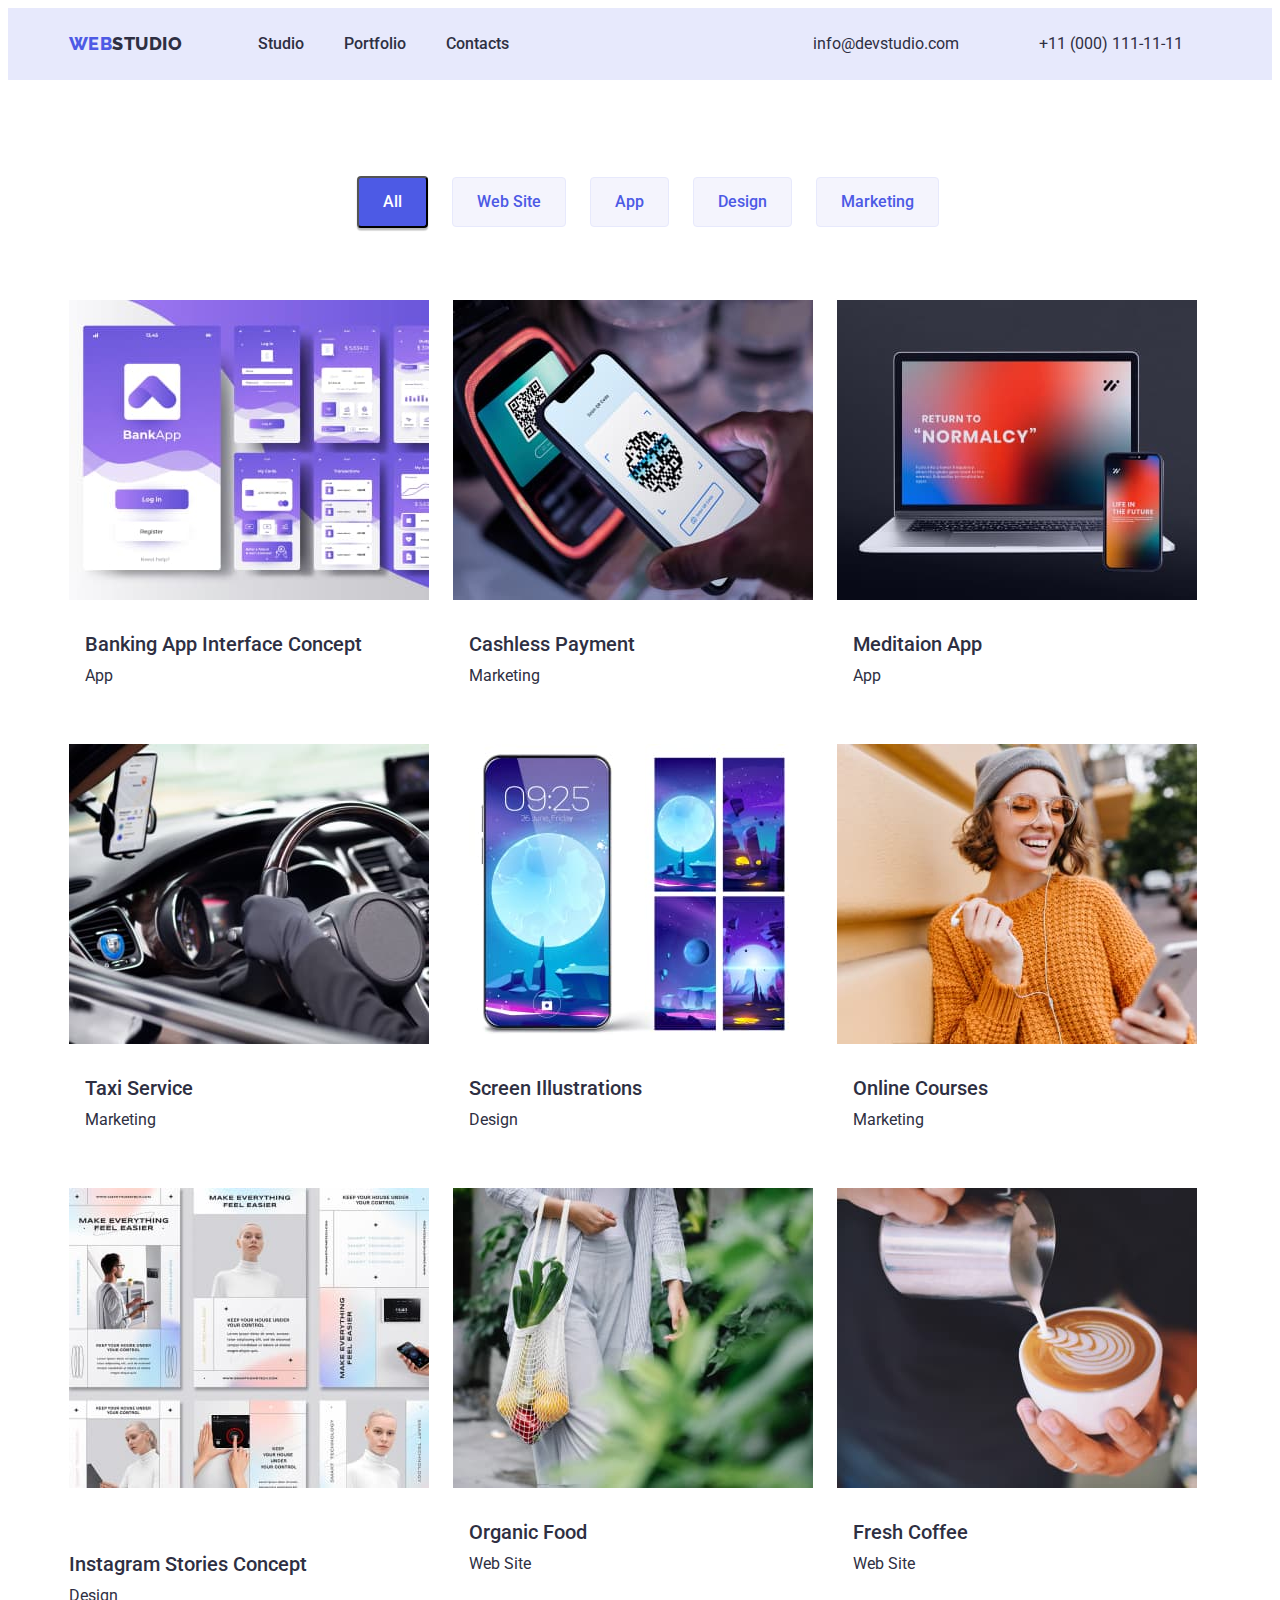
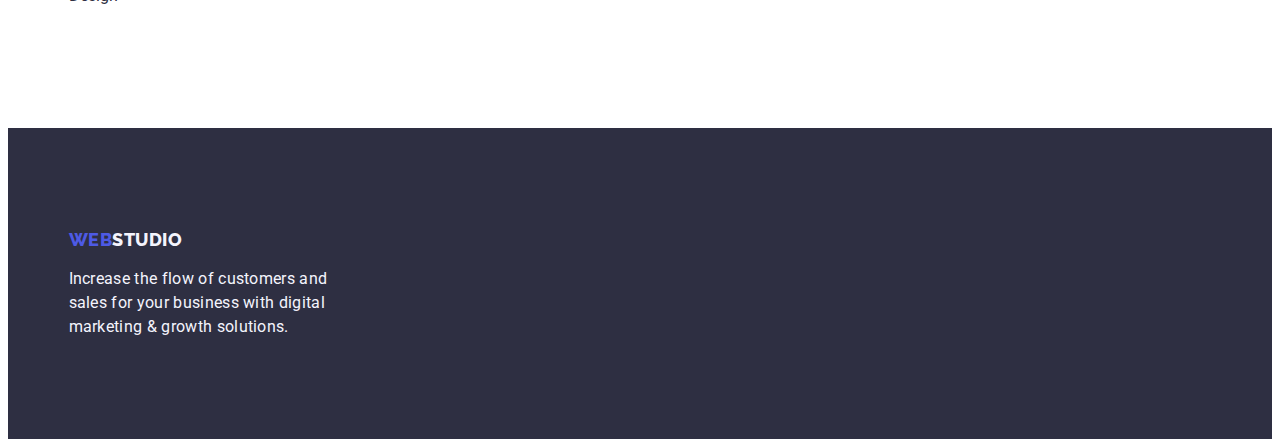
<file: portfolio.html>
<!DOCTYPE html>
<html lang="en">
<head>
    <meta charset="UTF-8">
    <meta http-equiv="X-UA-Compatible" content="IE=edge">
    <meta name="viewport" content="width=device-width, initial-scale=1.0">
    <title>Document</title>
    <link rel="preconnect" href="https://fonts.googleapis.com">
    <link rel="preconnect" href="https://fonts.gstatic.com" crossorigin>
    <link rel="preconnect" href="https://fonts.googleapis.com">
    <link rel="preconnect" href="https://fonts.gstatic.com" crossorigin>
    <link href="https://fonts.googleapis.com/css2?family=Raleway:wght@400;700&family=Roboto:wght@400;500;700;900&display=swap"
        rel="stylesheet">
        <link rel="stylesheet" href="https://cdnjs.cloudflare.com/ajax/libs/modern-normalize/1.1.0/modern-normalize.min.css"
            integrity="sha512-wpPYUAdjBVSE4KJnH1VR1HeZfpl1ub8YT/NKx4PuQ5NmX2tKuGu6U/JRp5y+Y8XG2tV+wKQpNHVUX03MfMFn9Q=="
            crossorigin="anonymous" referrerpolicy="no-referrer" />
    <link rel="stylesheet" href="./css/styles.css">
</head>
<body>
    
    <header class="page-header">
        <div class="container header-container">
        <nav class="nav-list">
            <a href="./index.html" class="logo link"> <span class="accent link">Web</span>Studio</a>
        <ul class="site-nav list">
            <li class="link-studio"><a href="" class="link current">Studio</a></li>
            <li class="link-portfolio"><a href="./portfolio.html" class="link current">Portfolio</a></li>
            <li class="link-contacts"><a href="./index.html" class="link">Contacts</a></li>
        </ul>
        </nav>
       <address class="auth-nav-container">
        <ul class="auth-nav list">
            <li class="link-mail"><a href="mailto:info@devstudio.com" class="list-mail">info@devstudio.com</a></li>
            <li><a href="tel:+110001111111" class="tel-list">+11 (000) 111-11-11</a></li>
        </ul>
     </address>
    </div>
    </header>
    
    <main>
    <section class="filters-section">
        <div class="container">
        <ul class="filters">
              <li>
                <button type="filter-btn-primary" class="filter-btn-primary">All</button>
              </li>
              <li>
                <button type="filter-btn-secondary" class="filter-btn-secondary">Web Site</button>
              </li>
            <li>
                <button type="filter-btn-secondary" class="filter-btn-secondary">App</button>
            </li>
            <li>
                <button type="filter-btn-secondary" class="filter-btn-secondary">Design</button> 
            </li>
            <li>
                <button type="filter-btn-secondary" class="filter-btn-secondary">Marketing</button>
            </li>
        </ul>
        
        <h2 class="title-none-portfolio">Portfolio</h2>
        
        <ul class="list-portfolio">
            <li>
                 <a href="" class="link">
                 <img src="./images/banking.jpg" alt="banking">
                 <div class="first-item">
                 <h3 class="section-title-portfolio">Banking App Interface Concept</h3>
                 <p class="text-portfolio">App</p>
                </div>
                </a>
            </li>
         
            <li>
                 <a href="" class="link">
                  <img src="./images/cashless.jpg" alt="cashless">
                <div class="first-item">
                   <h3 class="section-title-portfolio">Cashless Payment</h3>
                   <p class="text-portfolio">Marketing</p>
                </div>
                 </a>
            </li>
          
        <li>
              <a href="" class="link">
               <img src="./images/meditaion.jpg" alt="meditaion">
               <div class="first-item">
               <h3 class="section-title-portfolio">Meditaion App</h3>
               <p class="text-portfolio">App</p>
            </div>
              </a>
            </li>

           <li>
              <a href="" class="link">
                <img src="./images/taxi.jpg" alt="taxi">
                <div class="first-item">
                <h3 class="section-title-portfolio">Taxi Service</h3>
                  <p class="text-portfolio">Marketing</p>
                </div>
                </a>
           </li>
         
           
           <li>
               <a href="" class="link">
               <img src="./images/screen.jpg" alt="screen">
               <div class="first-item">
               <h3 class="section-title-portfolio">Screen Illustrations</h3>
                <p class="text-portfolio">Design</p>
                </div>
                </a>
           </li>
          
           <li>
               <a href="" class="link">
                <img src="./images/courses.jpg" alt="courses">
                <div class="first-item">
                <h3 class="section-title-portfolio">Online Courses</h3>
                <p class="text-portfolio">Marketing</p>
                </div>
                </a>
           </li>
           <li>
              <a href="" class="link">
               <img src="./images/instagram.jpg" alt="instagram">
               <div class="first-item"></div>
                <h3 class="section-title-portfolio">Instagram Stories Concept</h3>
                <p class="text-portfolio">Design</p>
                </a>
           </li>
           
           <li>
               <a href="" class="link">
               <img src="./images/organic.jpg" alt="organic">
               <div class="first-item">
               <h3 class="section-title-portfolio">Organic Food</h3>
                <p class="text-portfolio">Web Site</p>
                </div>
               </a>
           </li>
            
           <li>
               <a href="" class="link">
               <img src="./images/coffee.jpg" alt="coffee">
               <div class="first-item">
                <h3 class="section-title-portfolio">Fresh Coffee</h3>
                 <p class="text-portfolio">Web Site</p>
                </div>
                </a>
           </li>
        </ul>
    </section>
    </main>
    
    <footer class="footer">
        <div class="container">
        <a href="./index.html" class="logo-footer link"> <span class="accent link">WEB</span>STUDIO</a>
    <p class="text-footer">Increase the flow of customers and sales for your business with digital marketing & growth solutions.</p>     
</div>
</footer>
</body>
</html>
</file>
<file: css/styles.css>
:root {
    --primary-text-color: #2E2F42;
    --title-text-color: #434455;
    --accent-color: #4D5AE5;
    --button-color: #FFFFFF;
    --primary-bg-color: #FFFFFF;
}

body {
    background-color: var(--primary-bg-color);
    color:var(--primary-text-color);
    font-family: roboto, sans-serif;
}
h1, h2, h3, h4, h5, h6, p {
   margin: 0;
}
ul {
   margin: 0;
   padding-left: 0;
}

button {cursor: pointer;}

ul {
    list-style: none;
} 
img {
   display: block;
}
.section-title-portfolio {
   text-decoration: none;
}

.text-portfolio {
   text-decoration: none;
}
.link {
   text-decoration: none;
}
.list {
   list-style: none;
   display: flex;
}
.nav-list{display: flex;
   align-items: center;

}
.list-mail {
   text-decoration: none;
}
.logo-footer :hover {
   color: #2E2F42;
}
.container{
   width:1158px;
   padding-left: 15px;
   padding-right: 15;
   margin-left: auto;
   margin-right: auto;
}


.header-container {
   display: flex;
   align-items: center;  
   
}
.page-header {
   background: #E7E9FC;
   padding-top: 24px;
   padding-bottom: 24px;
   display: flex;
}
 .logo
 { color: #2E2F42;
   font-family: Raleway, cursive;
   font-weight: 800;
   font-size: 18px;
   line-height: 1.3;
   letter-spacing: 0.03em;
   text-decoration: none;
   text-transform: uppercase;
}
   

 .logo-footer
 {color: #F4F4FD;
   font-family: Raleway, cursive;
   font-weight: 800;
   font-size: 18px;
   line-height: 1.3;
   letter-spacing: 0.03em;
   text-transform: uppercase;
}


 .site-nav a{
    color: var(--primary-text-color);
    font-family: inherit;
    font-weight: 500;
    font-size: 16px;
    line-height: 1.5;
    text-decoration: none;
    
 }

 .link-studio {
   margin-left: 76px;
 }
.link-mail{
   margin-left:  304px;
}

.link-portfolio{
   margin-left: 40px;
}

.link-contacts{
   margin-left: 40px;
}
 .list-mail {
   color: #2E2F42;
   font-style: normal;
   font-size: 16px;
      line-height: 1.5;
      text-decoration: none;
      
 }

 .tel-list {
   color: #2E2F42;
   font-family: Roboto;
   font-style: normal;
   font-size: 16px;
   line-height: 1.5;
   text-decoration: none;
   margin-left: 40px;

 }
 .site-nav :hover,
  .site-nav :focus
 {
    color: var(--accent-color);
 }

 .site-nav .link .current {
   color: var(--accent-color);
   font-weight: 500;
   font-size: 16px;
   line-height: 1.5;
   text-decoration: none;
 }
 .auth-nav {
   color: var(--primary-text-color);
   font-size: 16px;
   line-height: 1.5;
   text-decoration: none;
   display: flex;
   align-items: center;
   margin-right: 0 auto;
   gap: 40px;
 }

 
 .hero {
   background: #2E2F42;
   padding-top: 188px;
   padding-bottom: 188px;

 }
 .hero-title {
   color: #FFFFFF;
   font-size: 56px;
   line-height: 1.1;
  text-align: center; 
  margin-bottom: 48px;
 }
  .section{
   background: #FFFFFF;
   padding-top: 120px;
   
  }
.section-title-none
{ visibility: hidden;
   pointer-events: none;
   position: absolute;
}
 .container-title{
   color: #FFFFFF;
   
 }
 
.title-none-portfolio {
   visibility: hidden;
      pointer-events: none;
      position: absolute;
}
 .section-title {
    color: var(--primary-text-color);
    font-size: 36px;
    line-height: 1.1;
    text-align: center;
    margin-bottom: 72px;
 }
  .text-team-title{
 padding-top: 32px;
 padding-bottom: 32px;
  }
 
  .text {
   font-size: 16px;
   line-height: 1.5;
   margin-top: 8px;
 }
 .text-team {
font-size: 16px;
   line-height: 1.5;
   text-align: center;
 }
 
 
 .text-footer
 {color: #F4F4FD;
   font-size: 16px;
   line-height: 1.5;
   letter-spacing: 0.02em;
   margin-top: 16px;
   width: 264px;
 }

 .accent
 {
    color: var(--accent-color);
    font-weight: 800;
   font-size: 18px;
    line-height: 1.3;
    font-family: Raleway, cursive;
    text-decoration: none;
 }

 .feature-list {
    color: var(--primary-text-color);
    width: calc(100%-72px)/4;
    display: flex;
    gap: 24px;
    margin: 0 auto;
 
 }
 .feature-list-title  {
    color: var(--title-text-color);
    font-weight: 500;
    font-size: 20px;
    line-height: 1.2;
    margin-top: 8px;
 }
 .team-list-title {
   color: var (--title-text-color);
    font-weight: 500;
    font-size: 20px;
    line-height: 1.2;
    margin-top: 32px;
    margin-bottom: 8px;
    text-align: center;
 }
 

 .button {
    background: var(--accent-color);
    color: #FFFFFF;
    font-family: roboto;
    font-weight: 500;
    font-size: 16px;
    line-height: 1.5;
   margin: 0 auto;
      display: block;
   box-shadow: 0px 4px 4px rgba(0, 0, 0, 0.15);
      border-radius: 4px;
      padding: 16px 32px 16px 32px;
 }
 .filter-btn-primary
 {
   background: var(--accent-color);
    color: #FFFFFF;
    font-family: roboto;
    font-weight: 500;
   font-size: 16px;
    line-height: 1.5;
   box-shadow: 0px 3px 1px rgba(0, 0, 0, 0.1), 0px 2px 1px rgba(0, 0, 0, 0.08), 0px 2px 2px rgba(0, 0, 0, 0.12);
      border-radius: 4px;
      padding: 12px 24px 12px 24px;

 }
 .filter-btn-secondary {
    background: #F4F4FD;
   color: var(--accent-color);
   font-family: roboto;
   font-weight: 500;
   font-size: 16px;
   line-height: 1.5;
   border: 1px solid #E7E9FC;
    border-radius: 4px;
    padding: 12px 24px 12px 24px;
    min-width: 78px;
    align-items: center;
 }
 
 .section-title-portfolio
 {color: var(--primary-text-color);
   font-weight: 500;
   font-size: 20px;
   line-height: 1.2;
   text-decoration: none;
   margin-bottom: 8px;
 }

 .text-portfolio {
   color: var(--primary-text-color);
   font-size: 16px;
  line-height: 1.5;
  text-decoration: none;
  
 }
.filters-section {
   padding-top: 96px;
   display: flex;
   padding-bottom: 120px;
}

.first-item{
   padding-top: 32px;
   padding-bottom: 32px;
   padding-left: 16px;
   
}

.second-item
{

}

.filters{
   display: flex;
   justify-content: center;
   align-items: center;
   gap: 24px;

}
.list-portfolio{
   display: flex;
   margin-top: 72px;
   flex-wrap: wrap;
   gap: 24px;

}
.potfolio-img{
  margin-top: 72px;
  display: flex;
}
.section-work {
   background: #F4F4FD;
   padding-top: 120px;
   padding-bottom: 120px;

}

.work-list{
   padding-top: 120px;
   padding-bottom: 120px;
   background-color: #FFFFFF;
  
   
}
.footer {
background-color: #2E2F42;
   padding-top: 100px;
   padding-bottom: 100px;

   
}
   .work-img {
      display: flex;
      gap: 24px;
      width: calc(100%-48px)/3;
      
   }
.team-list {
   display: flex;
   gap: 24px;
}
.list-color{
   background-color: #FFFFFF;
}
</file>
